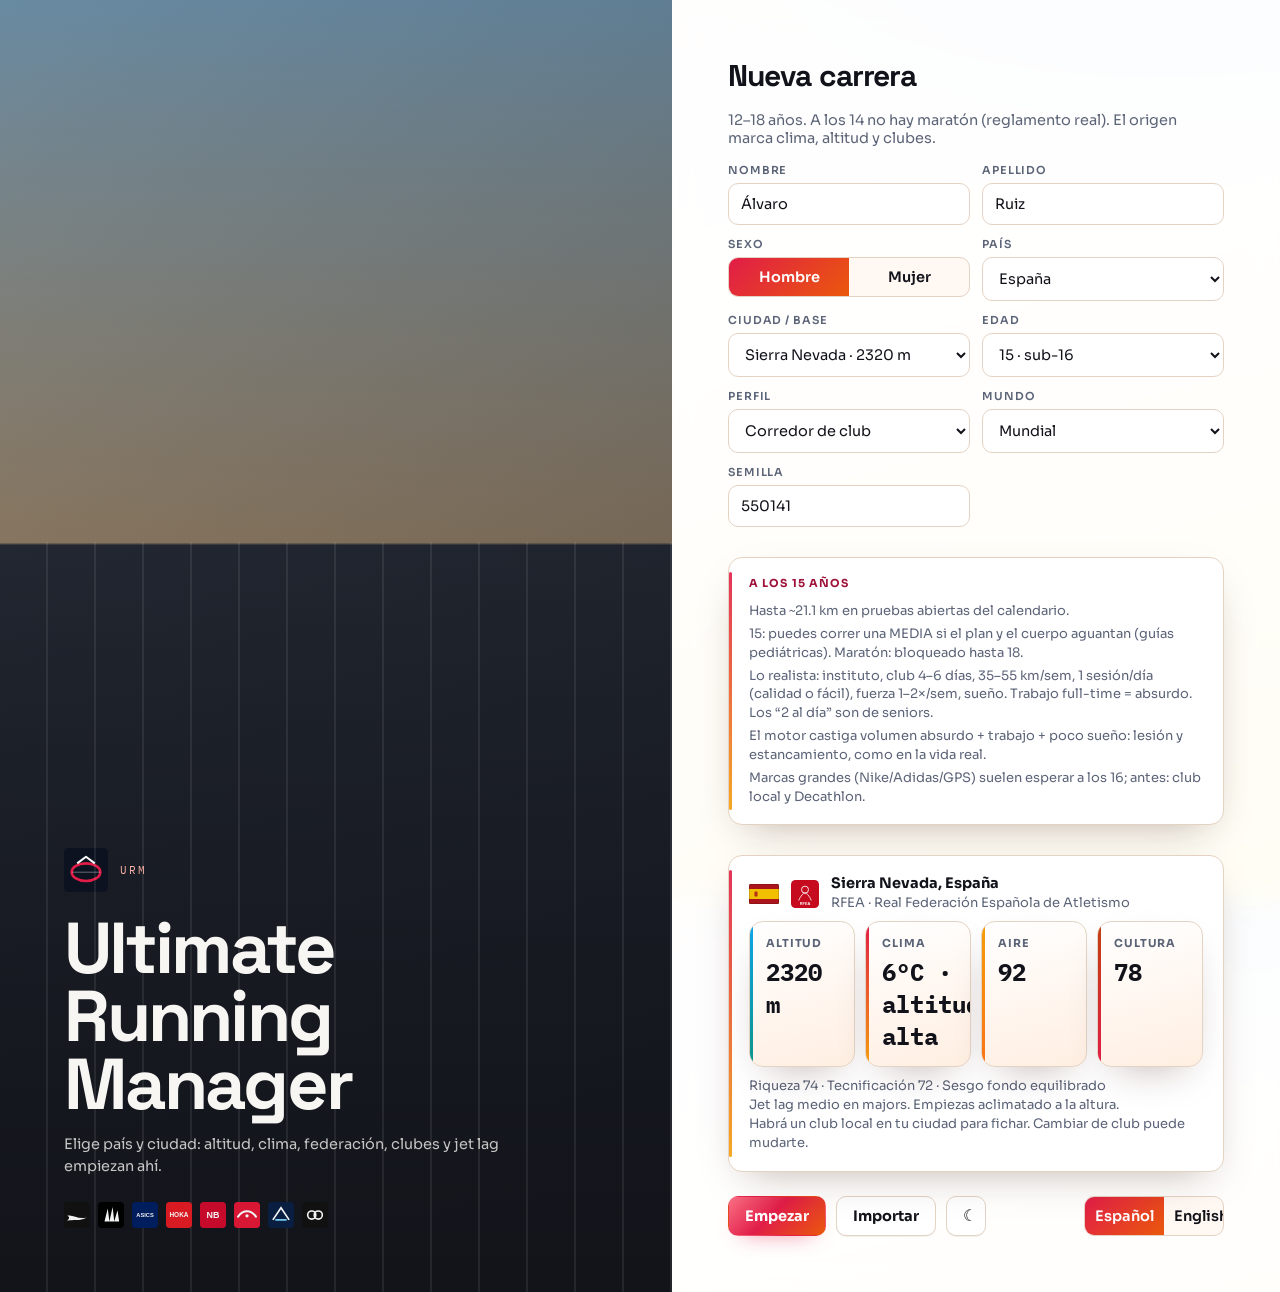
<file: index.html>
<!doctype html>
<html lang="es">
  <head>
    <meta charset="UTF-8" />
    <meta name="viewport" content="width=device-width, initial-scale=1.0" />
    <title>URM</title>
    <link rel="preconnect" href="https://fonts.googleapis.com" />
    <link rel="preconnect" href="https://fonts.gstatic.com" crossorigin />
    <link
      href="https://fonts.googleapis.com/css2?family=IBM+Plex+Mono:wght@400;500;600&family=Sora:wght@400;500;600;700&family=Space+Grotesk:wght@500;600;700&display=swap"
      rel="stylesheet"
    />
    <script type="module" crossorigin src="./assets/index-B_fbmgwA.js"></script>
    <link rel="modulepreload" crossorigin href="./assets/react-5kdUTWnX.js">
    <link rel="modulepreload" crossorigin href="./assets/engine-BBGnQBQt.js">
    <link rel="stylesheet" crossorigin href="./assets/index-DKb6_gEt.css">
  </head>
  <body>
    <div id="root"></div>
  </body>
</html>
</file>
<file: assets/index-DKb6_gEt.css>
:root,html[data-theme=light]{--ink: #12131a;--ink-soft: #3f4555;--paper: #fff8f3;--paper-2: #ffe8d6;--card: #ffffff;--mute: #5c6478;--line: #e4d2c2;--run: #e11d48;--run-deep: #9f1239;--sky: #0ea5e9;--accent: #f59e0b;--violet: #c2410f;--teal: #0d9488;--ok: #059669;--warn: #d97706;--bad: #dc2626;--bar-bg: rgba(255, 248, 243, .92);--boot-form-bg: rgba(255, 255, 255, .9);--body-bg: radial-gradient(1100px 520px at 92% -10%, rgba(14, 165, 233, .28), transparent 56%), radial-gradient(900px 420px at -8% 108%, rgba(225, 29, 72, .2), transparent 54%), radial-gradient(700px 360px at 72% 78%, rgba(245, 158, 11, .18), transparent 52%), linear-gradient(165deg, #fff1e8 0%, #fff8f3 42%, #fde68a 100%);--font: "Sora", system-ui, sans-serif;--display: "Space Grotesk", system-ui, sans-serif;--mono: "IBM Plex Mono", ui-monospace, monospace;--ease: cubic-bezier(.22, 1, .36, 1);--shadow: 0 16px 40px -18px rgba(60, 24, 12, .35);--radius: 14px;--safe-bottom: env(safe-area-inset-bottom, 0px);--nav-h: 64px;--agenda-h: 0px}.agenda-strip{display:flex;gap:8px;align-items:center;flex-wrap:nowrap;overflow-x:auto;padding:8px 14px;border-bottom:1px solid var(--line);background:color-mix(in srgb,var(--card) 88%,transparent);scrollbar-width:thin}.agenda-chip{flex:0 0 auto;display:inline-flex;align-items:center;gap:6px;border:1px solid var(--line);background:var(--card);border-radius:999px;padding:6px 10px;font-size:12px;font-weight:700;color:var(--ink);max-width:220px}.agenda-chip.hot{border-color:var(--run);color:var(--run-deep);background:color-mix(in srgb,var(--run) 12%,var(--card))}.agenda-chip.ghost{font-weight:600;color:var(--mute)}.agenda-chip-name{overflow:hidden;text-overflow:ellipsis;white-space:nowrap}.race-line.entered{outline:1px solid color-mix(in srgb,var(--ok) 40%,transparent);border-radius:10px}.agenda-card h3{margin-bottom:8px}html[data-theme=dark]{--ink: #f8fafc;--ink-soft: #d6d3d1;--paper: #12151c;--paper-2: #1f1714;--card: #1c222d;--mute: #a8b0bd;--line: #3a332e;--run: #fb7185;--run-deep: #fda4af;--sky: #38bdf8;--accent: #fbbf24;--violet: #fb923c;--teal: #2dd4bf;--ok: #34d399;--warn: #fbbf24;--bad: #f87171;--bar-bg: rgba(18, 21, 28, .94);--boot-form-bg: rgba(28, 34, 45, .96);--body-bg: radial-gradient(1000px 480px at 88% -5%, rgba(14, 165, 233, .2), transparent 55%), radial-gradient(800px 400px at 0% 100%, rgba(251, 113, 133, .22), transparent 50%), radial-gradient(520px 300px at 62% 72%, rgba(245, 158, 11, .14), transparent 52%), linear-gradient(165deg, #0c1018 0%, #141820 42%, #1a1410 100%);--shadow: 0 16px 44px -16px rgba(0, 0, 0, .72)}*{box-sizing:border-box}html,body,#root{height:100%;margin:0}body{font-family:var(--font);font-size:14.5px;color:var(--ink);background:var(--body-bg);-webkit-font-smoothing:antialiased;overflow-x:hidden}button,input,select{font:inherit;color:inherit}button{cursor:pointer;transition:transform .18s var(--ease),background .18s var(--ease),border-color .18s var(--ease),box-shadow .18s var(--ease),color .18s var(--ease)}button:active:not(:disabled){transform:scale(.98)}@keyframes rise{0%{opacity:0;transform:translateY(14px)}to{opacity:1;transform:translateY(0)}}@keyframes lane{0%,to{opacity:.25}50%{opacity:.5}}@keyframes pulse-soft{0%,to{box-shadow:0 0 #e11d4840}50%{box-shadow:0 0 0 8px #e11d4800}}.enter{animation:rise .45s var(--ease) both}.enter>*{animation:rise .5s var(--ease) both}.enter>*:nth-child(2){animation-delay:.05s}.enter>*:nth-child(3){animation-delay:.1s}.enter>*:nth-child(4){animation-delay:.15s}.boot{min-height:100%;display:grid;grid-template-columns:1.05fr .95fr}.boot-hero{position:relative;overflow:hidden;background:linear-gradient(160deg,#12141a33,#12141abf),linear-gradient(180deg,#7ea8c4,tan 42%,#2c3340 42.2%,#12141a);color:#f7f6f3;padding:clamp(32px,6vw,64px);display:flex;flex-direction:column;justify-content:flex-end;gap:14px}.boot-hero:before{content:"";position:absolute;inset:42% 0 0;background:repeating-linear-gradient(90deg,transparent 0,transparent 46px,rgba(255,255,255,.08) 46px,rgba(255,255,255,.08) 48px);animation:lane 5s ease-in-out infinite;pointer-events:none}.boot-hero small,.boot-hero h1,.boot-hero p{position:relative}.boot-hero small{font-family:var(--mono);letter-spacing:.18em;text-transform:uppercase;color:#ffb4a8;font-size:11px}.boot-hero h1{margin:0;font-family:var(--display);font-size:clamp(44px,6.5vw,72px);line-height:.95;letter-spacing:-.04em;font-weight:700}.boot-hero p{margin:0;color:#f7f6f3c7;max-width:28rem;line-height:1.55}.boot-form{padding:clamp(28px,5vw,56px);overflow:auto;display:flex;flex-direction:column;gap:16px;justify-content:center;background:var(--boot-form-bg);backdrop-filter:blur(12px);animation:rise .5s var(--ease) both}.boot-form h2{margin:0;font-family:var(--display);font-size:30px;letter-spacing:-.03em}.boot-origin{text-align:left}.brand-chip{display:inline-flex;flex-direction:column;align-items:center;gap:2px}.brand-chip-kind{font-size:9px;text-transform:uppercase;letter-spacing:.04em;color:var(--mute);font-weight:700}.race-line.age-locked{opacity:.7}.boot-grid{display:grid;grid-template-columns:1fr 1fr;gap:12px}.field{display:flex;flex-direction:column;gap:6px}.field.wide{grid-column:1 / -1}.field label{font-size:11px;text-transform:uppercase;letter-spacing:.08em;color:var(--mute);font-weight:600}.field input,.field select{border:1px solid var(--line);background:var(--card);padding:11px 12px;border-radius:10px}.field input:focus,.field select:focus{outline:2px solid rgba(225,29,72,.35);outline-offset:1px}.seg{display:flex;border:1px solid var(--line);background:var(--paper);border-radius:10px;overflow:hidden}.seg button{flex:1;border:none;background:transparent;padding:10px;font-weight:600}.seg button.on{background:linear-gradient(135deg,var(--run),#ea580c);color:#fff}.boot-actions{display:flex;gap:10px;align-items:center;margin-top:8px;flex-wrap:wrap}.shell{height:100%;min-height:100dvh;display:grid;grid-template-rows:auto 1fr auto;overflow:hidden}.bar{display:flex;align-items:center;gap:12px;padding:10px 16px;min-height:56px;background:var(--bar-bg);border-bottom:1px solid var(--line);backdrop-filter:blur(14px);z-index:10}.bar-id{min-width:0;flex:1}.bar-name{font-family:var(--display);font-weight:700;font-size:15px;letter-spacing:-.02em;white-space:nowrap;overflow:hidden;text-overflow:ellipsis}.bar-meta{color:var(--mute);font-size:11px;font-family:var(--mono);white-space:nowrap;overflow:hidden;text-overflow:ellipsis}.bar-actions{display:flex;align-items:center;gap:8px;flex-shrink:0}.btn-icon{width:40px;height:40px;padding:0;display:grid;place-items:center;font-size:16px;line-height:1}.nav{display:flex;gap:2px;background:var(--paper);border:1px solid var(--line);border-radius:999px;padding:3px}.nav button{border:none;background:transparent;padding:8px 11px;font-weight:650;color:var(--mute);border-radius:999px;white-space:nowrap}.nav button.on{color:#fff;background:linear-gradient(135deg,var(--run),#f97316);box-shadow:0 4px 14px -4px #e11d488c}html[data-theme=dark] .nav button.on{color:#fff;background:linear-gradient(135deg,#fb7185,#f59e0b)}.main{min-height:0;overflow:auto;-webkit-overflow-scrolling:touch}.stage{overflow:visible;padding:24px 28px 40px;max-width:960px;margin:0 auto;width:100%}.door-grid{display:grid;grid-template-columns:repeat(2,minmax(0,1fr));gap:12px}.door-grid.home-doors{margin-top:4px}.door{display:flex;flex-direction:column;align-items:flex-start;gap:6px;text-align:left;padding:18px 16px;border-radius:14px;border:1px solid var(--line);background:linear-gradient(145deg,rgba(255,255,255,.55),transparent 55%),var(--card);box-shadow:var(--shadow);min-height:96px;transition:transform .18s ease,border-color .18s ease}.door:hover{transform:translateY(-2px);border-color:#e11d4859}.door strong{font-size:1.05rem;letter-spacing:-.02em;display:inline-flex;align-items:center;gap:8px}.door span{color:var(--mute);font-size:.86rem;line-height:1.35}.door-accent{background:linear-gradient(145deg,rgba(251,113,133,.18),transparent 60%),var(--card);border-color:#e11d4847}.pill-row{display:flex;flex-wrap:wrap;gap:8px;margin:4px 0 16px}.pill{border:1px solid var(--line);background:var(--card);color:var(--ink);font-weight:700;font-size:.82rem;padding:8px 12px;border-radius:999px;box-shadow:none}.pill:hover{border-color:#e11d4866}.nav-mobile{display:none}.btn{border:1px solid var(--line);background:var(--card);padding:10px 16px;font-weight:700;border-radius:10px;box-shadow:var(--shadow)}.btn:hover:not(:disabled){border-color:#c9c3b8;transform:translateY(-1px)}.btn:disabled{opacity:.45;cursor:not-allowed}.btn-primary{background:linear-gradient(135deg,#fb7185 0%,var(--run) 45%,#ea580c 100%);border-color:transparent;color:#fff;box-shadow:0 8px 22px -8px #e11d488c}.btn-pulse{animation:pulse-soft 2.8s ease-in-out infinite}.btn-primary:hover:not(:disabled){filter:brightness(1.05)}.btn-dark{background:#0f172a;border-color:#0f172a;color:#fff}html[data-theme=dark] .btn-dark{background:#e2e8f0;border-color:#e2e8f0;color:#0f172a}.btn-lg{padding:14px 22px;font-size:15px;align-self:flex-start}.h-kicker{font-family:var(--mono);font-size:11px;letter-spacing:.14em;text-transform:uppercase;color:var(--run);margin:0 0 8px}.h-title{margin:0;font-family:var(--display);font-size:clamp(30px,4vw,44px);letter-spacing:-.035em;font-weight:700;line-height:1.05}.h-sub{margin:10px 0 0;color:var(--mute);max-width:38rem;line-height:1.5}.stack{display:flex;flex-direction:column;gap:16px;margin-top:26px}.card{background:var(--card);border:1px solid var(--line);padding:18px 20px;border-radius:var(--radius);box-shadow:var(--shadow);position:relative;overflow:hidden}.card:before{content:"";position:absolute;left:0;top:14px;bottom:14px;width:3px;border-radius:999px;background:linear-gradient(180deg,var(--run),var(--accent));opacity:.9}.card h3{margin:0 0 12px;font-size:11px;text-transform:uppercase;letter-spacing:.1em;color:var(--run-deep);font-weight:700}html[data-theme=dark] .card h3{color:var(--run)}.card-grid{display:grid;grid-template-columns:repeat(3,minmax(0,1fr));gap:12px}.metrics{display:grid;grid-template-columns:repeat(4,1fr);gap:10px}.metric{background:linear-gradient(165deg,var(--card) 0%,var(--paper-2) 140%);border:1px solid var(--line);border-radius:var(--radius);padding:14px 16px;box-shadow:var(--shadow);position:relative;overflow:hidden}.metric:after{content:"";position:absolute;inset:0 auto 0 0;width:3px;background:linear-gradient(180deg,var(--sky),var(--teal))}.metrics .metric:nth-child(2):after{background:linear-gradient(180deg,var(--run),var(--accent))}.metrics .metric:nth-child(3):after{background:linear-gradient(180deg,var(--accent),#f97316)}.metrics .metric:nth-child(4):after{background:linear-gradient(180deg,var(--violet),var(--run))}.metric span{display:block;font-size:11px;text-transform:uppercase;letter-spacing:.08em;color:var(--mute);font-weight:700}.metric strong{display:block;margin-top:6px;font-family:var(--mono);font-size:24px;font-weight:700;color:var(--ink)}.row{display:flex;flex-wrap:wrap;gap:10px;align-items:center}.tone-good{color:var(--ok)}.tone-dim{color:var(--mute)}.slot{border:1px solid var(--line);background:linear-gradient(165deg,var(--card) 0%,rgba(56,189,248,.06) 100%);padding:16px;border-radius:var(--radius);box-shadow:var(--shadow)}.slot-q{margin:0 0 12px;font-family:var(--display);font-size:18px;font-weight:700;letter-spacing:-.02em}.opts{display:flex;flex-direction:column;gap:8px}.opt{text-align:left;border:1px solid var(--line);background:linear-gradient(180deg,var(--card),var(--paper));padding:12px 14px;display:grid;gap:4px;border-radius:10px}.opt:hover:not(:disabled){border-color:var(--sky);box-shadow:0 6px 16px -12px #0ea5e973}.opt.on{border-color:var(--run);box-shadow:inset 3px 0 0 var(--run),0 8px 18px -12px #e11d4866;background:linear-gradient(135deg,#e11d4814,#f59e0b1a)}.opt b{font-size:14px}.opt small{color:var(--mute);font-size:12px;line-height:1.4}.tag{display:inline-block;margin-left:8px;font-size:10px;text-transform:uppercase;letter-spacing:.08em;background:var(--run);color:#fff;padding:2px 7px;font-weight:700;border-radius:999px;vertical-align:middle}.banner{border:1px solid var(--line);border-left:4px solid var(--run);background:var(--card);padding:14px 16px;display:flex;justify-content:space-between;gap:12px;align-items:center;border-radius:var(--radius);box-shadow:var(--shadow)}.toast{position:fixed;bottom:calc(22px + var(--safe-bottom));right:16px;left:auto;max-width:calc(100vw - 32px);background:var(--ink);color:#fff;padding:12px 16px;font-size:13px;z-index:50;border-radius:10px;animation:rise .3s var(--ease)}html[data-theme=dark] .toast{color:#12141a}.card-grid-2{display:grid;grid-template-columns:1fr 1fr;gap:12px}.card-strong{display:block;font-family:var(--display);font-size:18px;letter-spacing:-.02em}.session-line{display:flex;justify-content:space-between;gap:12px;margin:0 0 8px;flex-wrap:wrap}.session-line span{color:var(--mute);font-size:13px}.hint-line{margin:0;color:var(--mute);font-size:13px;line-height:1.45}.choice-work.on{box-shadow:inset 3px 0 0 var(--ok)}.facility-list{margin:10px 0 0;padding-left:18px;color:var(--mute);font-size:13px;line-height:1.45}.week-strip{display:grid;grid-template-columns:repeat(7,1fr);gap:6px;align-items:end;min-height:120px}.week-day{display:flex;flex-direction:column;align-items:center;gap:6px;min-width:0}.week-day-name{font-size:10px;text-transform:uppercase;letter-spacing:.06em;color:var(--mute);font-weight:700}.week-bar-track{width:100%;max-width:28px;height:72px;background:var(--paper);border:1px solid var(--line);border-radius:8px;display:flex;align-items:flex-end;overflow:hidden}.week-bar-fill{width:100%;min-height:0;background:linear-gradient(180deg,#f43f5e,var(--run));border-radius:6px 6px 0 0}.week-day strong{font-family:var(--mono);font-size:11px;font-weight:600}.week-day.today .week-day-name{color:var(--run)}.week-day.future{opacity:.72}.race-steps{display:flex;gap:6px;overflow-x:auto;padding-bottom:2px;-webkit-overflow-scrolling:touch;flex-wrap:wrap}.race-step{border:1px solid var(--line);background:var(--paper);color:var(--mute);padding:8px 12px;border-radius:999px;font-size:12px;font-weight:700;white-space:nowrap;flex-shrink:0}.race-step.on{background:linear-gradient(135deg,var(--run),#f97316);color:#fff;border-color:transparent;box-shadow:0 6px 16px -8px #e11d488c}html[data-theme=dark] .race-step.on{color:#fff}.race-step.done{border-color:var(--ok);color:var(--ok);background:#0596691a}.race-nav-row{justify-content:space-between}.race-mid-card .choice{min-height:52px}.choice.coach-hint{border-color:#e11d4859}.kit-strip{width:100%;border-radius:4px;margin:8px 0 0;box-shadow:inset 0 0 0 1px #ffffff1f}.jersey-kit{display:flex;flex-direction:column;align-items:center;gap:6px;flex-shrink:0}.social-post-body{margin:10px 0 0;white-space:pre-wrap;line-height:1.45;color:var(--ink-soft);font-size:13.5px}.social-post.tone-praise{background:radial-gradient(420px 140px at 0% 0%,rgba(16,185,129,.12),transparent 55%),var(--card)}.social-post.tone-critical{background:radial-gradient(420px 140px at 0% 0%,rgba(225,29,72,.1),transparent 55%),var(--card)}.social-post.tone-business{background:radial-gradient(420px 140px at 0% 0%,rgba(59,130,246,.1),transparent 55%),var(--card)}.social-post.channel-me{border-left:3px solid var(--accent)}.jersey-kit-brand{display:flex;align-items:center;gap:6px;font-size:11px;font-weight:700;color:var(--ink-soft)}.shop-grid{display:grid;grid-template-columns:repeat(2,minmax(0,1fr));gap:12px}.shop-card{margin:0}.shop-card-swatch{height:8px;border-radius:999px;margin:-4px 0 12px}.shop-kit-card .jersey-kit{filter:drop-shadow(0 10px 18px rgba(15,23,42,.22))}@media(max-width:900px){.shop-grid{grid-template-columns:1fr}}.identity-row{display:flex;align-items:center;gap:14px;margin-top:10px}.identity-row .h-title{margin:0}.identity-meta{display:flex;flex-wrap:wrap;gap:6px;margin-top:8px;align-items:center}.logo-rail{display:flex;flex-wrap:wrap;gap:8px;align-items:center}.logo-rail .brand-chip{background:var(--paper)}.race-brand-strip{display:flex;flex-wrap:wrap;gap:8px;margin-top:12px;position:relative;align-items:center}.race-brand-strip .hint-line{color:#ffffffbf;margin:0}.surface-pill{display:inline-flex;align-items:center;gap:5px;padding:3px 8px;border-radius:999px;background:#0ea5e91f;color:var(--ink-soft);font-size:11px;font-weight:700}.brand-row{display:flex;align-items:center;gap:12px;min-width:0}.brand-catalog{display:grid;grid-template-columns:repeat(auto-fill,minmax(96px,1fr));gap:10px;margin-top:12px}.brand-catalog-item{display:flex;flex-direction:column;align-items:center;gap:6px;text-align:center;font-size:11px;color:var(--mute);line-height:1.25}.brand-banner{align-items:center}.brand-chip{display:inline-flex;flex-direction:column;align-items:center;gap:2px;border:none;background:transparent;padding:0;border-radius:8px;overflow:hidden}.sponsor-line{padding:10px 0;border-bottom:1px solid var(--line)}.sponsor-line:last-child{border-bottom:none}.sponsor-deal{padding:10px 0;border-bottom:1px solid var(--line)}.sponsor-deal:last-child{border-bottom:none;padding-bottom:0}.sponsor-deal .sponsor-line{padding:0;border-bottom:none}.deal-warn{color:var(--warn);font-weight:600}.org-mark{border-radius:8px;flex-shrink:0}.mono{font-family:var(--mono);font-variant-numeric:tabular-nums}.time-table{display:flex;flex-direction:column;gap:0}.time-row{display:grid;grid-template-columns:1.2fr 1fr 1fr .9fr;gap:8px;padding:10px 0;border-bottom:1px solid var(--line);align-items:start;font-size:13px}.time-row.time-head{color:var(--mute);font-size:11px;text-transform:uppercase;letter-spacing:.08em;font-weight:700;border-bottom-width:2px}.time-teaser{width:100%;text-align:left;cursor:pointer;border:1px solid var(--line);font:inherit;color:inherit}.time-teaser:hover{border-color:var(--run)}.race-line{display:flex;align-items:center;gap:12px;width:100%;padding:10px 0;border:none;border-bottom:1px solid var(--line);background:transparent;color:inherit;font:inherit;cursor:pointer}.race-line.static{cursor:default}.race-line.hot{background:#e11d480f;margin:0 -12px;padding-left:12px;padding-right:12px;border-radius:8px}.rank-table{display:flex;flex-direction:column}.rank-row{display:grid;grid-template-columns:28px 1fr auto auto;gap:8px;align-items:center;padding:8px 0;border-bottom:1px solid var(--line);font-size:13px}.rank-row.you{font-weight:700;color:var(--run-deep)}.rank-name{display:inline-flex;align-items:center;gap:6px;min-width:0;overflow:hidden}.rank-name-text{overflow:hidden;text-overflow:ellipsis;white-space:nowrap}.rank-name .portrait{flex-shrink:0;border-radius:50%}.rank-fed{display:inline-flex;align-items:center;justify-content:flex-end}.rank-row .muted,.mono.muted{color:var(--mute)}.start-list-rich li{grid-template-columns:28px 1fr auto}.start-name{display:inline-flex;align-items:center;gap:6px;min-width:0}.media-card.tone-praise{border-left:3px solid var(--ok)}.media-card.tone-critical{border-left:3px solid var(--bad)}.media-card.tone-business{border-left:3px solid var(--warn)}.hist-card{padding:14px 16px}.strava-card{border:1px solid var(--line);border-radius:12px;padding:14px 14px 12px;background:var(--paper);margin-bottom:10px}.strava-card.compact{background:transparent;border-style:dashed;margin-bottom:8px}.strava-head{display:flex;justify-content:space-between;gap:10px;align-items:baseline;margin-bottom:10px}.strava-stats{display:grid;grid-template-columns:repeat(4,minmax(0,1fr));gap:8px}.strava-card.compact .strava-stats{grid-template-columns:repeat(3,minmax(0,1fr));margin-top:8px}.strava-stats strong{display:block;font-family:var(--mono);font-size:15px;margin-top:2px}.strava-note{margin:8px 0 0}.linkish{border:none;background:none;color:var(--run);font:inherit;font-weight:700;padding:0;text-decoration:underline;cursor:pointer}@media(max-width:900px){.strava-stats{grid-template-columns:repeat(2,minmax(0,1fr))}}@media(max-width:900px){.time-row{grid-template-columns:1fr 1fr;gap:4px 10px}.time-row.time-head{display:none}.time-row span:nth-child(1){grid-column:1 / -1}.rank-row{grid-template-columns:24px 1fr auto}.rank-row .muted{display:none}}.race-hero{position:relative;overflow:hidden;border-radius:18px;padding:24px 24px 20px;color:#fffaf5;background:linear-gradient(135deg,#0f172a,#9f1239 55%,#ea580c 120%);box-shadow:0 18px 40px -18px #be123c8c}.race-hero--track{background:radial-gradient(600px 220px at 90% 0%,rgba(251,191,36,.35),transparent 55%),linear-gradient(135deg,#111827,#9f1239 50%,#f97316 130%)}.race-hero--road{background:radial-gradient(600px 220px at 10% 100%,rgba(56,189,248,.35),transparent 55%),linear-gradient(135deg,#0c4a6e,#1d4ed8 50%,#7c3aed 130%)}.race-hero--crossCountry,.race-hero--trail,.race-hero--mountain{background:radial-gradient(500px 200px at 80% 20%,rgba(52,211,153,.3),transparent 50%),linear-gradient(135deg,#052e16,#15803d 50%,#a16207 130%)}.race-hero:after{content:"";position:absolute;inset:auto 0 0;height:40%;background:repeating-linear-gradient(90deg,transparent 0,transparent 40px,rgba(255,255,255,.07) 40px,rgba(255,255,255,.07) 42px);animation:lane 4.5s ease-in-out infinite;pointer-events:none}.race-hero-title{margin:0;font-family:var(--display);font-size:clamp(28px,4vw,40px);letter-spacing:-.03em;position:relative}.race-hero-meta{margin:10px 0 0;color:#f7f6f3c7;line-height:1.45;position:relative;font-size:13px}.race-learn{margin-top:12px;position:relative}.race-fact{margin:0;font-size:13px;line-height:1.45;color:#ffecdceb}.race-wr-ref{margin:6px 0 0;font-size:12px;color:#ffc8b4e0;font-variant-numeric:tabular-nums}.race-fact-mini{display:-webkit-box;-webkit-line-clamp:2;-webkit-box-orient:vertical;overflow:hidden;opacity:.85}.learn-tip{margin:12px 0 0;padding-top:10px;border-top:1px solid rgba(255,255,255,.08);font-size:13px;line-height:1.45;color:var(--mute)}.learn-tip .hint-line{display:block;margin-bottom:4px;text-transform:uppercase;letter-spacing:.06em;font-size:11px}.learn-fact-row{align-items:flex-start}.learn-fact-row small{display:block;margin-top:2px}.race-chips{display:flex;flex-wrap:wrap;gap:6px;margin-top:12px;position:relative}.race-chip{display:inline-flex;align-items:center;gap:4px;padding:4px 10px;border-radius:999px;font-size:11px;font-weight:700;letter-spacing:.02em;background:#ffffff29;border:1px solid rgba(255,255,255,.22);backdrop-filter:blur(6px)}.race-chip--hot{background:#fbbf2447;border-color:#fbbf2480}.race-chip--wind{background:#38bdf847;border-color:#38bdf873}.race-chip--wet{background:#60a5fa4d}.race-progress{margin-top:16px;height:10px;background:#ffffff2e;border-radius:999px;overflow:hidden;position:relative;box-shadow:inset 0 1px 3px #0003}.race-progress-fill{height:100%;background:linear-gradient(90deg,#fde047,#fb7185,#f97316);border-radius:999px;transition:width .55s var(--ease);box-shadow:0 0 16px #fb7185b3}.race-progress-label{margin:8px 0 0;font-size:12px;font-weight:700;color:#ffffffe6;position:relative}.phase-badge{display:inline-flex;align-items:center;gap:6px;padding:3px 10px;border-radius:999px;font-size:11px;font-weight:800;letter-spacing:.06em;text-transform:uppercase}.phase-badge--early{background:#38bdf833;color:#0369a1}.phase-badge--middle{background:#f59e0b38;color:#b45309}.phase-badge--late{background:#e11d482e;color:#be123c}html[data-theme=dark] .phase-badge--early{color:#7dd3fc}html[data-theme=dark] .phase-badge--middle{color:#fcd34d}html[data-theme=dark] .phase-badge--late{color:#fda4af}.choice-grid{display:grid;gap:10px}.choice-grid.compact{gap:6px}.choice{text-align:left;border:1px solid var(--line);background:linear-gradient(180deg,var(--card),var(--paper));padding:13px 14px;border-radius:12px;display:grid;gap:6px}.choice:hover{border-color:var(--run);transform:translateY(-1px);box-shadow:0 8px 20px -12px #e11d4873}.choice.on{border-color:var(--run);background:linear-gradient(135deg,#e11d481a,#f59e0b1f);box-shadow:inset 4px 0 0 var(--run),0 8px 20px -12px #e11d4866}.choice.coach-hint{border-color:var(--violet)}.choice.choice--risk-low:hover{border-color:var(--ok)}.choice.choice--risk-mid:hover{border-color:var(--warn)}.choice.choice--risk-high:hover{border-color:var(--bad)}.choice b{font-size:14px;display:flex;align-items:center;gap:8px;flex-wrap:wrap}.choice small{color:var(--mute);font-size:12px;line-height:1.4}.risk-meter{display:flex;align-items:center;gap:8px;margin-top:2px}.risk-meter span{font-size:10px;font-weight:800;letter-spacing:.06em;text-transform:uppercase;color:var(--mute);min-width:58px}.risk-meter.choice--risk-low span{color:var(--ok)}.risk-meter.choice--risk-mid span{color:var(--warn)}.risk-meter.choice--risk-high span{color:var(--bad)}.risk-bar{flex:1;height:6px;border-radius:999px;background:var(--paper-2);overflow:hidden}.risk-bar i{display:block;height:100%;border-radius:999px;background:linear-gradient(90deg,var(--ok),var(--warn),var(--bad))}.race-mid-card{border:1px solid transparent;background:linear-gradient(var(--card),var(--card)) padding-box,linear-gradient(135deg,var(--run),var(--accent),var(--sky)) border-box;animation:rise .35s var(--ease) both}.mid-cascade{display:block;margin-top:6px;font-size:.72rem;letter-spacing:.01em;color:var(--accent-ink, #0f766e);font-weight:600}.race-cascade-card .mid-cascade{margin-top:2px;color:var(--ink-soft);font-weight:500}html[data-theme=dark] .mid-cascade{color:#5eead4}.race-mid-card:before{background:linear-gradient(180deg,var(--sky),var(--run))}.result-card{text-align:center;background:radial-gradient(500px 180px at 50% 0%,rgba(251,191,36,.18),transparent 60%),var(--card)}.result-card:before{background:linear-gradient(180deg,var(--accent),var(--run))}.result-card.podium-1{background:radial-gradient(500px 200px at 50% 0%,rgba(251,191,36,.35),transparent 55%),var(--card)}.result-card.podium-2{background:radial-gradient(500px 200px at 50% 0%,rgba(148,163,184,.3),transparent 55%),var(--card)}.result-card.podium-3{background:radial-gradient(500px 200px at 50% 0%,rgba(249,115,22,.28),transparent 55%),var(--card)}.result-card.pb-glow{box-shadow:0 0 0 1px #f59e0b59,0 16px 40px -16px #f59e0b73}.start-list{list-style:none;margin:0;padding:0;display:flex;flex-direction:column;gap:0}.start-list li{display:grid;grid-template-columns:32px 1fr auto;gap:10px;padding:8px 0;border-bottom:1px solid var(--line);font-size:13px;align-items:center}.start-name{display:flex;align-items:center;gap:6px;min-width:0;flex-wrap:wrap}.start-list-rich .portrait{flex-shrink:0;border-radius:50%}.start-list li.you{font-weight:700;color:var(--run-deep)}.start-list li.rival{outline:1px solid color-mix(in srgb,var(--warn, #c47a2a) 45%,transparent);border-radius:8px}.result-card .result-place{font-family:var(--display);font-size:56px;margin:0;letter-spacing:-.04em;line-height:1}@media(max-width:900px){.boot{grid-template-columns:1fr}.boot-hero{min-height:200px;padding:28px 20px}.boot-hero h1{font-size:clamp(36px,12vw,52px)}.boot-form{padding:22px 16px 40px}.boot-grid,.card-grid,.card-grid-2,.metrics{grid-template-columns:1fr 1fr}.metric strong{font-size:20px}.stage{padding:16px 14px calc(24px + var(--nav-h) + var(--safe-bottom))}.shell{grid-template-rows:auto 1fr}.bar{gap:8px;padding:8px 12px}.nav-desktop,.bar-cta,.bar-extra{display:none!important}.nav-mobile{display:grid;grid-template-columns:repeat(5,minmax(0,1fr)) auto auto;gap:2px;position:fixed;left:0;right:0;bottom:0;z-index:40;padding:8px 8px calc(8px + var(--safe-bottom));background:var(--bar-bg);border-top:1px solid var(--line);backdrop-filter:blur(16px)}.nav-mobile button{position:relative;border:none;background:transparent;color:var(--mute);font-weight:700;font-size:11px;padding:8px 4px;border-radius:10px;min-height:44px}.nav-mobile button.on{color:#fff;background:linear-gradient(135deg,var(--run),#f97316);box-shadow:0 4px 12px -4px #e11d488c}.nav-mobile-cta{background:linear-gradient(180deg,#f43f5e,#ea580c)!important;color:#fff!important;padding:8px 14px!important;border-radius:12px!important;min-width:52px;font-size:12px!important}.nav-mobile-week{background:var(--card)!important;color:var(--ink)!important;border:1px solid var(--line)!important;box-shadow:none!important}.nav-mobile-cta:disabled{opacity:.45}.dot-alert{position:absolute;top:6px;right:10px;width:7px;height:7px;border-radius:50%;background:var(--run)}.banner{flex-direction:column;align-items:stretch}.banner .btn{width:100%}.toast{bottom:calc(12px + var(--nav-h) + var(--safe-bottom));right:12px;left:12px}.door-grid{grid-template-columns:1fr}.nav-mobile-label{font-size:10px}.result-card .result-place{font-size:44px}.home-cta-row{flex-direction:column;align-items:stretch}.home-cta-row .btn{width:100%}}@media(max-width:420px){.metrics{grid-template-columns:1fr 1fr}.boot-grid{grid-template-columns:1fr}}.vitrina-stage .h-title{letter-spacing:-.03em}.vitrina-hero{background:radial-gradient(420px 180px at 100% 0%,color-mix(in srgb,var(--accent) 28%,transparent),transparent 60%),radial-gradient(360px 160px at 0% 100%,color-mix(in srgb,var(--run) 18%,transparent),transparent 55%),linear-gradient(165deg,var(--card),var(--paper-2))}.vitrina-teaser{border-color:color-mix(in srgb,var(--accent) 45%,var(--line));background:linear-gradient(135deg,color-mix(in srgb,var(--accent) 12%,var(--card)),var(--card) 55%)}.vitrina-teaser:hover{transform:translateY(-2px);box-shadow:0 18px 36px -20px #b4530973}.shelf-bay{margin-top:4px}.shelf-title{margin:0 0 10px;font-family:var(--display);font-size:15px;letter-spacing:.04em;text-transform:uppercase;color:var(--run-deep)}.shelf-rail{display:grid;grid-template-columns:repeat(auto-fill,minmax(220px,1fr));gap:12px;padding:14px 12px 18px;border-radius:calc(var(--radius) + 4px);background:linear-gradient(180deg,color-mix(in srgb,var(--ink) 6%,transparent),transparent 28%),repeating-linear-gradient(90deg,color-mix(in srgb,var(--line) 70%,transparent) 0 1px,transparent 1px 28px),linear-gradient(180deg,color-mix(in srgb,var(--paper-2) 80%,var(--card)),var(--card));border:1px solid var(--line);box-shadow:inset 0 -10px color-mix(in srgb,var(--ink) 8%,transparent)}.shelf-card{display:flex;gap:12px;align-items:flex-start;padding:12px;border-radius:12px;background:color-mix(in srgb,var(--card) 92%,transparent);border:1px solid color-mix(in srgb,var(--line) 80%,transparent);box-shadow:0 10px 24px -18px #0f172a8c;animation:shelf-rise .55s var(--ease) both}.shelf-card:nth-child(2){animation-delay:.05s}.shelf-card:nth-child(3){animation-delay:.1s}.shelf-card:nth-child(4){animation-delay:.15s}.shelf-trophy{flex:0 0 auto;filter:drop-shadow(0 8px 10px rgba(0,0,0,.18))}.trophy-glyph{display:block;animation:trophy-glow 2.8s ease-in-out infinite}.shelf-copy{display:flex;flex-direction:column;gap:2px;min-width:0}.shelf-copy strong{font-family:var(--display);font-size:15px}.glory-strip{border-color:color-mix(in srgb,var(--accent) 50%,var(--line));background:linear-gradient(120deg,color-mix(in srgb,var(--accent) 16%,var(--card)),var(--card))}.hist-card{background:linear-gradient(180deg,var(--card),color-mix(in srgb,var(--paper-2) 55%,var(--card)))}@keyframes shelf-rise{0%{opacity:0;transform:translateY(10px) scale(.98)}to{opacity:1;transform:none}}@keyframes trophy-glow{0%,to{filter:brightness(1)}50%{filter:brightness(1.12)}}.btn{box-shadow:0 1px color-mix(in srgb,var(--ink) 6%,transparent)}.btn-primary{box-shadow:0 10px 22px -14px color-mix(in srgb,var(--run) 70%,transparent)}.choice:hover,.time-teaser:hover{border-color:color-mix(in srgb,var(--run) 35%,var(--line))}.page-head{display:flex;justify-content:space-between;gap:16px;align-items:flex-start;margin-bottom:18px}.page-eyebrow{margin:0;font-size:11px;letter-spacing:.14em;text-transform:uppercase;color:var(--mute);font-weight:700}.screen-title{margin:4px 0 6px;font-family:var(--display);font-size:clamp(1.6rem,3vw,2.1rem);letter-spacing:-.03em}.page-sub{margin:0;color:var(--mute);max-width:52ch;line-height:1.45}.panel{background:var(--card);border:1px solid var(--line);border-radius:var(--radius);padding:14px 16px;box-shadow:var(--shadow);margin-bottom:14px}.panel h3{margin:0 0 10px;font-size:.95rem}.gauge{margin:8px 0}.gauge-head{display:flex;justify-content:space-between;font-size:12px;margin-bottom:4px}.gauge-track{height:7px;border-radius:999px;background:color-mix(in srgb,var(--line) 70%,transparent);overflow:hidden}.gauge-fill{display:block;height:100%;border-radius:inherit}.bg-ok{background:var(--ok)}.bg-warn{background:var(--warn)}.bg-bad{background:var(--bad)}.bg-accent{background:var(--accent)}.fx-panel{border:1px solid var(--line);border-radius:var(--radius);padding:12px 14px;margin:12px 0;background:linear-gradient(135deg,color-mix(in srgb,var(--sky) 10%,var(--card)),var(--card))}.fx-title{margin:0 0 8px;font-size:.85rem;letter-spacing:.04em;text-transform:uppercase;color:var(--mute)}.fx-list{margin:0;padding-left:18px;display:grid;gap:4px;font-size:13px}.fx-mini{margin:8px 0;padding-left:16px;font-size:12px;color:var(--ink-soft)}.fx-hint{margin:6px 0 0;font-size:11px;color:var(--mute)}.world-grid{display:grid;grid-template-columns:repeat(auto-fill,minmax(160px,1fr));gap:10px;margin-bottom:14px}.world-tile{text-align:left;border:1px solid var(--line);background:var(--card);border-radius:12px;padding:14px;display:flex;flex-direction:column;gap:6px;cursor:pointer;transition:transform .2s var(--ease),border-color .2s}.world-tile:hover{transform:translateY(-2px);border-color:var(--run)}.world-tile strong{font-family:var(--display)}.world-tile span{color:var(--mute);font-size:12px}.shop-grid{display:grid;grid-template-columns:repeat(auto-fill,minmax(240px,1fr));gap:12px}.shop-card{border:1px solid var(--line);border-radius:14px;padding:14px;background:var(--card);display:flex;flex-direction:column;gap:8px}.shop-card-head{display:flex;gap:10px;align-items:center}.shop-blurb{margin:0;font-size:13px;color:var(--ink-soft);line-height:1.4}.bag-list{list-style:none;margin:0;padding:0;display:grid;gap:10px}.bag-item{display:flex;gap:10px;align-items:center;border:1px solid var(--line);border-radius:12px;padding:10px}.bag-item.on{border-color:var(--ok);background:color-mix(in srgb,var(--ok) 8%,var(--card))}.bag-copy{flex:1;min-width:0;display:flex;flex-direction:column;gap:2px}.cond-bar{height:5px;border-radius:999px;background:var(--line);overflow:hidden;margin-top:4px}.cond-bar i{display:block;height:100%;background:var(--run)}.bag-actions{display:flex;flex-direction:column;gap:6px}.job-grid{display:grid;grid-template-columns:repeat(auto-fill,minmax(200px,1fr));gap:10px}.job-card{text-align:left;border:1px solid var(--line);background:var(--card);border-radius:12px;padding:12px;display:flex;flex-direction:column;gap:6px;cursor:pointer}.job-card.on{border-color:var(--sky);box-shadow:0 0 0 1px color-mix(in srgb,var(--sky) 40%,transparent)}.grid-2{display:grid;grid-template-columns:repeat(auto-fit,minmax(240px,1fr));gap:12px}.ledger-mini{list-style:none;margin:10px 0 0;padding:0;max-height:180px;overflow:auto}.ledger-mini li{display:flex;justify-content:space-between;gap:8px;font-size:12px;padding:4px 0;border-bottom:1px dashed var(--line)}.timeboard{list-style:none;margin:0;padding:0;display:grid;gap:8px}.tb-day{border:1px solid var(--line);border-radius:10px;padding:10px 12px;display:flex;flex-wrap:wrap;gap:8px;align-items:center;justify-content:space-between;background:var(--card)}.tb-work{border-left:4px solid var(--warn)}.tb-club{border-left:4px solid var(--sky)}.tb-train{border-left:4px solid var(--run)}.tb-rest{border-left:4px solid var(--mute)}.tb-attend{display:inline-flex;gap:6px;align-items:center;font-size:12px}.row.between{display:flex;justify-content:space-between;align-items:center;gap:8px}.pill-row{display:flex;flex-wrap:wrap;gap:8px;margin:0 0 14px}.pill{border:1px solid var(--line);background:var(--card);border-radius:999px;padding:7px 12px;font-size:12px;font-weight:700;cursor:pointer}.pill.on{background:color-mix(in srgb,var(--run) 14%,var(--card));border-color:var(--run);color:var(--run-deep)}.mute{color:var(--mute);font-size:12px}.mono{font-family:var(--mono)}.tone-ok{color:var(--ok)}.tone-bad{color:var(--bad)}.tone-warn{color:var(--warn)}.empty{color:var(--mute)}
</file>
